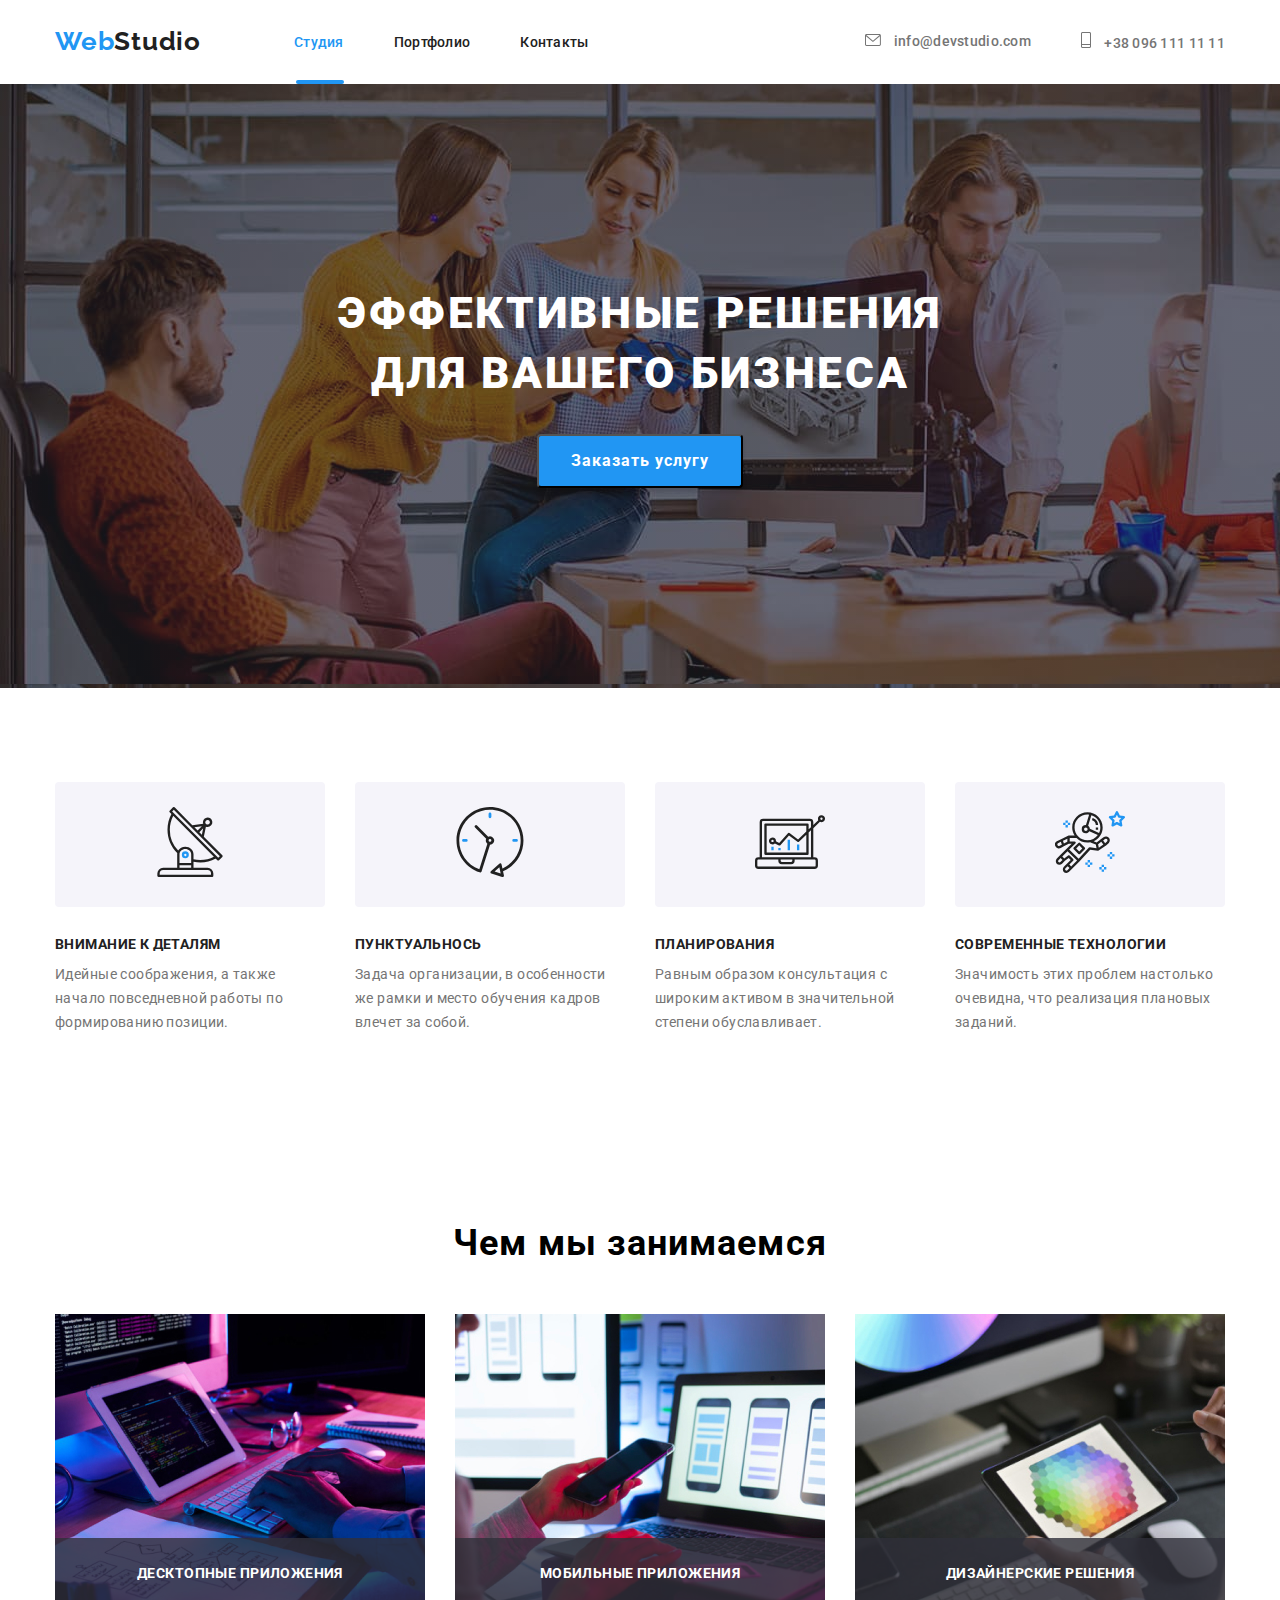
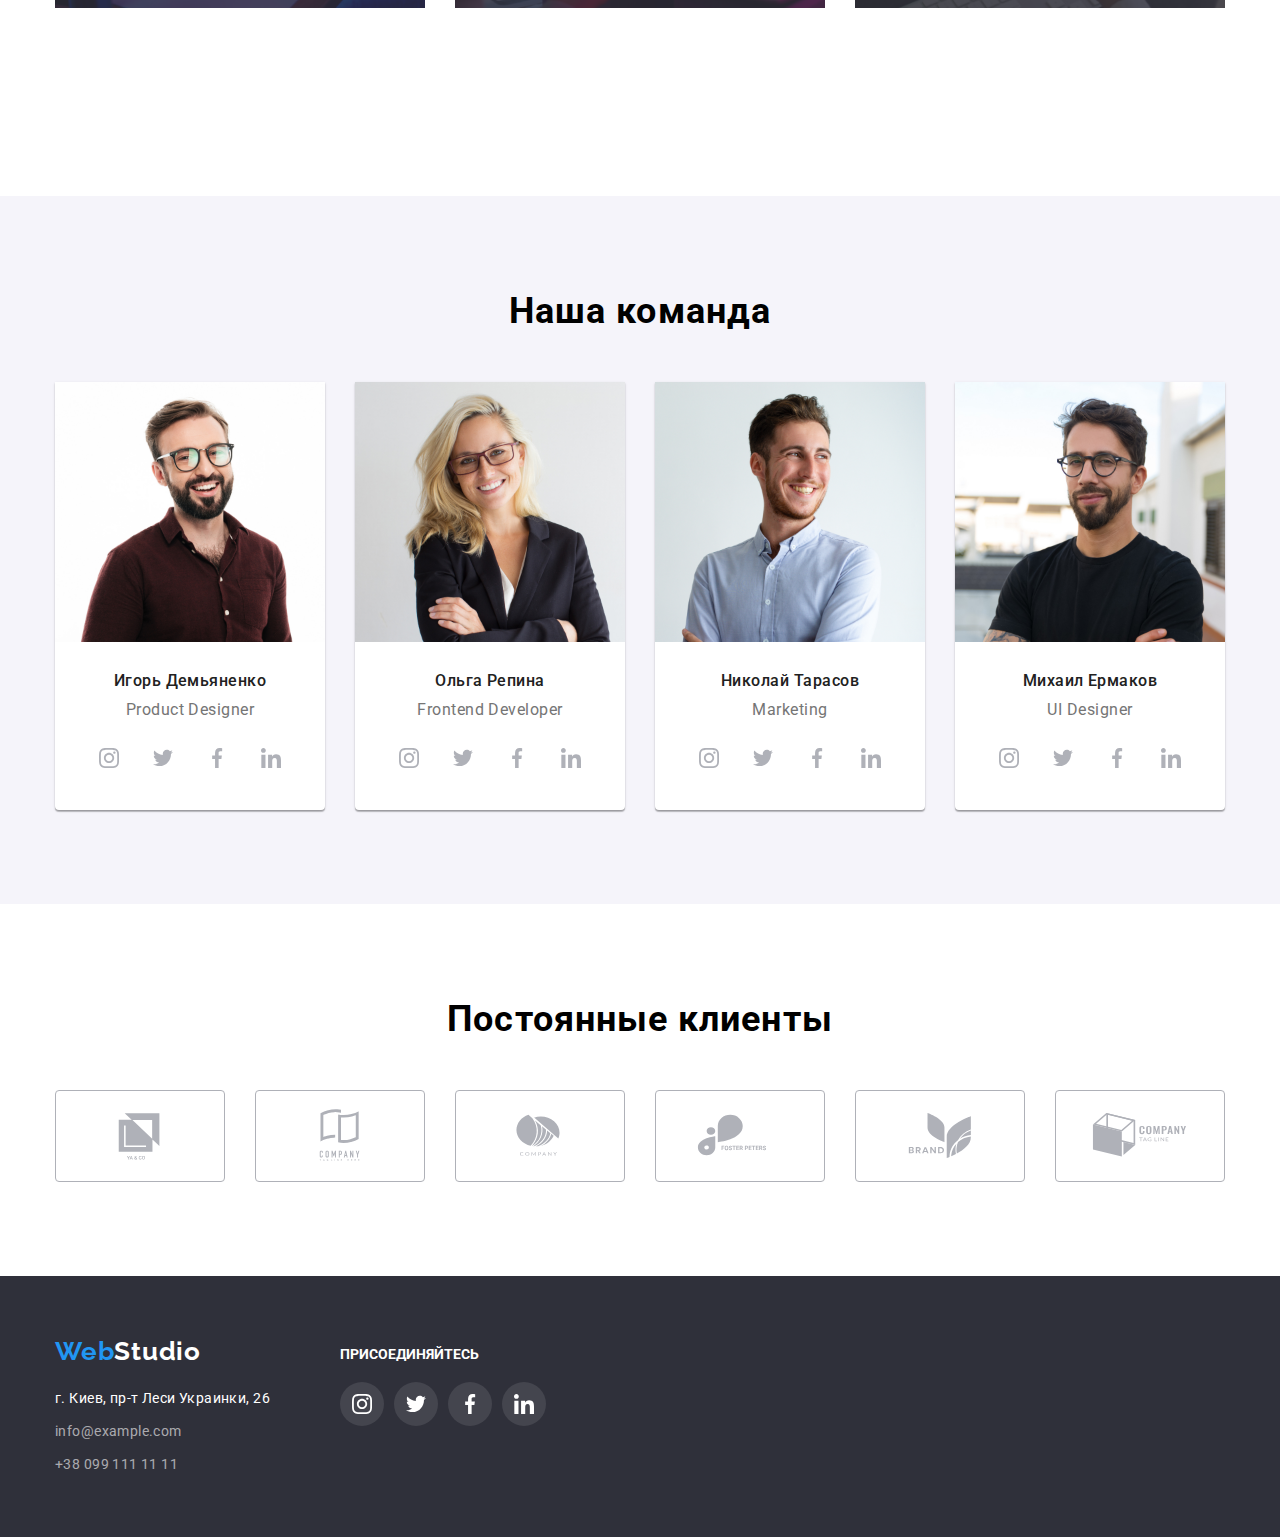
<file: index.html>
<!DOCTYPE html>
<html lang="ru">
<head>
    <meta charset="UTF-8">
    <meta http-equiv="X-UA-Compatible" content="IE=edge">
    <meta name="viewport" content="width=device-width, initial-scale=1.0">
    <title>homework-5</title>
    <link rel="preconnect" href="https://fonts.googleapis.com">
    <link rel="preconnect" href="https://fonts.gstatic.com" crossorigin>
    <link href="https://fonts.googleapis.com/css2?family=Raleway:wght@700&family=Roboto:wght@400;500;700;900&display=swap"
        rel="stylesheet">
    <link rel="stylesheet" href="https://cdnjs.cloudflare.com/ajax/libs/modern-normalize/1.0.0/modern-normalize.min.css" />
    <link rel="stylesheet" href="./styles.css">
   
</head>
<body>
    <!--Шапка сайта-->
        <header class="header">
            <div class="header-conteiner">
            
            
            <a href="./main.html" class="logo"><span class="logo-blue">Web</span><span class="logo-black">Studio</span></a>
            <nav class="nav-main-cont">
            <ul class="nav-main">
                
                <li class="link-header"> <a href="./main.html" class="studio">Студия</a></li>
                <li class="link-header"><a href="./portfolio/index.html">Портфолио</a></li>
                <li class="link-header"><a href="tel:+380961111111">Контакты</a></li>
            </ul>
    </nav>
    
    <div class="header-contacts-cont">
        <ul class="header-contacts">
          <li class="header-contacts-li">
               
                   
                <a href="mailto:info@devstudio.com"> <svg class="svg-mail">
                    <use href="./img/svg.svg#icon-mail"></use>
                </svg>
                 info@devstudio.com</a>
           
            </li>
            <li class="header-contacts-li">
                
                <a  href="tel:+380961111111">
                    <svg class="svg-phone">
                        <use href="./img/svg.svg#icon-phone"></use>
                    </svg>
                    +38 096 111 11 11</a>
            </li>
        </ul>
    
    </div>
    
    
    </div>
            
        </header>
        <main >
        <!--Секция 1-->
        <section class="hero-section">
           
           <div class="background-hero">
            <h1 class="hero-text-title">ЭФФЕКТИВНЫЕ РЕШЕНИЯ <br> ДЛЯ ВАШЕГО БИЗНЕСА</h1>
            <button   class="hero-button"data-modal-open type="button"><span class="hero-button-tekst" > Заказать услугу</span></button >
            </div>

        </section>
             <!-- модалка -->
             <div class="backdrop is-hidden"  data-modal>
                 <div class="modal" >
                     <button  data-modal-close class="button-close" type="button">
                      
                     </button  >
                 </div>
             </div >
        <!--Секция 2-->
        <section class="section-description">
            <div class="conteiner-description">
            <ul class="ul-section-description">
              
               <li class="li-section-description">
                   <div class="conteiner-svg-description"><svg class="svg-description">
                        <use href="./img/svg 2.svg#icon-antenna"></use>
                    </svg></div>
                    
                   <h3 class="text-title-description">ВНИМАНИЕ К ДЕТАЛЯМ</h3>
            <p class="description">Идейные соображения, а также начало повседневной работы по формированию позиции.</p>
               </li>
            
               <li class="li-section-description"> 
                    <div class="conteiner-svg-description"><svg class="svg-description">
                        <use href="./img/svg 2.svg#icon-clock"></use>
                    </svg></div>
                <h3 class="text-title-description">ПУНКТУАЛЬНОСЬ</h3>
             <p class="description">Задача организации, в особенности же рамки и место обучения кадров влечет за собой.</p>
                </li>
            
                <li class="li-section-description">
                    <div class="conteiner-svg-description">
                    <svg class="svg-description">
                        <use href="./img/svg 2.svg#icon-diagram"></use>
                    </svg></div>
                    <h3 class="text-title-description">ПЛАНИРОВАНИЯ</h3>
                    <p class="description">Равным образом консультация с широким активом в значительной степени обуславливает.</p>
                </li>
               
            
                <li class="li-section-description">
                    <div class="conteiner-svg-description"><svg class="svg-description">
                        <use href="./img/svg 2.svg#icon-Vector-4"></use>
                    </svg></div>
                    <h2 class="text-title-description">СОВРЕМЕННЫЕ ТЕХНОЛОГИИ</h2>
                    <p class="description">Значимость этих проблем настолько очевидна, что реализация плановых заданий.</p>
                </li></div>
            </ul>
            </div>
        </section>
        <!--Секция 3-->
        <section class="our-work-section" >
            <div class="conteiner-our-work-section">
            <h2 class="secondary-text-title">Чем мы занимаемся</h2>
            <ul class="ul-our-work-section">
                <li class="li-our-work-section">
                    <div class="box-work-section">
                    <img src="./img/img-2.jpg" width="370" height="294" alt="наши работы 1">
                <div class="conteiner-for-text"><p class="text-work-section">Десктопные приложения</p></div>
                </div>
                </li>
                <li class="li-our-work-section">
                    <div class="box-work-section">
                    <img src="./img/img.jpg" width="370" height="294"  alt="наши работы 2">
                <div class="conteiner-for-text">
                    <p class="text-work-section">Мобильные приложения</p></div>
                </div>
                </li>
                <li class="li-our-work-section">
                    <div class="box-work-section">
                    <img src="./img/img-3.jpg" width="370" height="294"  alt="наши работы 3">
                <div class="conteiner-for-text"><p class="text-work-section">Дизайнерские решения</p></div>
                </div>
                </li>
            </ul></div>
        </section>
        <!--Секция 4-->
        <section class="section-command">
            <div class="conteiner-section-command">
                <h2 class="secondary-text-title">Наша команда</h2>
                <ul class="ul-section-command">
                    <li class="li-section-command">
                        <img src="./img/img-4.jpg" width="270" height="260" alt="фото Игоря Демьяненко">
                        <h3 class="text-title">Игорь Демьяненко</h3>
                        <p class="position">Product Designer</p>
                        <ul class="ul-command-link">
                            <li class="li-command-link">
                                <a href="#" class="command-link">
                                    <svg class="command-svg">
                                        <use href="./img/svg.svg#icon-instagram"></use>
                                    </svg></a>
                            </li>
                            <li class="li-command-link">
                                <a href="#" class="command-link">
        
                                    <svg class="command-svg">
                                        <use href="./img/svg.svg#icon-twitter"></use>
                                    </svg></a>
                            </li>
                            <li class="li-command-link">
                                <a href="#" class="command-link">
                                    <svg class="command-svg">
                                        <use href="./img/svg.svg#icon-facebook"></use>
                                    </svg></a>
                            <li class="li-command-link">
                                <a href="#" class="command-link">
                                    <svg class="command-svg">
                                        <use href="./img/svg.svg#icon-linkedin"></use>
                                    </svg></a>
                            </li>
                        </ul>
                    </li>
                    <li class="li-section-command">
                        <img src="./img/img-5.jpg" width="270" height="260" alt="фото Ольги Репининой">
                        <h3 class="text-title">Ольга Репина</h3>
                        <p class="position">Frontend Developer</p>
                        <ul class="ul-command-link">
                            <li class="li-command-link">
                                <a href="#" class="command-link">
                                    <svg class="command-svg">
                                        <use href="./img/svg.svg#icon-instagram"></use>
                                    </svg></a>
                            </li>
                            <li class="li-command-link">
                                <a href="#" class="command-link">
        
                                    <svg class="command-svg">
                                        <use href="./img/svg.svg#icon-twitter"></use>
                                    </svg></a>
                            </li>
                            <li class="li-command-link">
                                <a href="#" class="command-link">
                                    <svg class="command-svg">
                                        <use href="./img/svg.svg#icon-facebook"></use>
                                    </svg></a>
                            </li>
                            <li class="li-command-link">
                                <a href="#" class="command-link">
                                    <svg class="command-svg">
                                        <use href="./img/svg.svg#icon-linkedin"></use>
                                    </svg></a>
                            </li>
                        </ul>
                    </li>
                    <li class="li-section-command">
                        <img src="./img/img-6.jpg" width="270" height="260" alt="фото Николая Тарасова">
                        <h3 class="text-title">Николай Тарасов</h3>
                        <p class="position">Marketing</p>
                        <ul class="ul-command-link">
                            <li class="li-command-link">
                                <a href="#" class="command-link">
                                    <svg class="command-svg">
                                        <use href="./img/svg.svg#icon-instagram"></use>
                                    </svg></a>
                            </li>
                            <li class="li-command-link">
                                <a href="#" class="command-link">
        
                                    <svg class="command-svg">
                                        <use href="./img/svg.svg#icon-twitter"></use>
                                    </svg></a>
                            </li>
                            <li class="li-command-link">
                                <a href="#" class="command-link">
                                    <svg class="command-svg">
                                        <use href="./img/svg.svg#icon-facebook"></use>
                                    </svg></a>
                            </li>
                            <li class="li-command-link">
                                <a href="#" class="command-link">
                                    <svg class="command-svg">
                                        <use href="./img/svg.svg#icon-linkedin"></use>
                                    </svg></a>
                            </li>
                        </ul>
                    </li>
                    <li class="li-section-command">
                        <img src="./img/img-7.jpg" width="270" height="260" alt="фото Михаила Ермакова">
                        <h3 class="text-title">Михаил Ермаков</h3>
                        <p class="position">UI Designer</p>
                        <ul class="ul-command-link">
                            <li class="li-command-link">
                                <a href="#" class="command-link">
                                    <svg class="command-svg">
                                        <use href="./img/svg.svg#icon-instagram"></use>
                                    </svg></a>
        
                            </li>
                            <li class="li-command-link">
                                <a href="#" class="command-link">
        
                                    <svg class="command-svg">
                                        <use href="./img/svg.svg#icon-twitter"></use>
                                    </svg></a>
                            </li>
                            <li class="li-command-link">
                                <a href="#" class="command-link">
                                    <svg class="command-svg">
                                        <use href="./img/svg.svg#icon-facebook"></use>
                                    </svg></a>
                            </li>
                            <li class="li-command-link">
                                <a href="#" class="command-link">
                                    <svg class="command-svg">
                                        <use href="./img/svg.svg#icon-linkedin"></use>
                                    </svg></a>
                            </li>
                        </ul>
                    </li>
                </ul>
            </div>
        </section>
        <!--Секция 5-->
        <section class="regular-cliets">
            <div class="conteiner-our-work-section">
                <h2 class="secondary-text-title">Постоянные клиенты</h2>
                <ul class="clients-ul">
                    <li class="clients-li">
                        <a href="#" class="clients-link">
                            <svg class="svg-clients">
                                <use href="./img/svg.svg#icon-Logo-6"></use>
                            </svg> </a>
                    </li>
        
                    <li class="clients-li">
                        <a href="#" class="clients-link">
                            <svg class="svg-clients">
                                <use href="./img/svg.svg#icon-Logo-2"></use>
                            </svg></a>
                    </li>
        
                    <li class="clients-li">
                        <a href="#" class="clients-link">
                            <svg class="svg-clients">
                                <use href="./img/svg.svg#icon-Logo-3"></use>
                            </svg></a>
                    </li>
        
                    <li class="clients-li">
                        <a href="#" class="clients-link">
                            <svg class="svg-clients">
                                <use href="./img/svg.svg#icon-Logo-1"></use>
                            </svg></a>
                    </li>
        
                    <li class="clients-li">
                        <a href="#" class="clients-link">
                            <svg class="svg-clients">
                                <use href="./img/svg.svg#icon-Logo-5"></use>
                            </svg></a>
                    </li>
        
                    <li class="clients-li">
                        <a href="#" class="clients-link">
                            <svg class="svg-clients">
                                <use href="./img/svg.svg#icon-Logo-4"></use>
                            </svg></a>
                    </li>
                </ul>
            </div>
        </section>
        </main>
<!--Подвал-->
<footer class="footer">
    <div class="conteiner-footer">
        <div class="adress-footer">
            <a href="http://127.0.0.1:5500/main.html" class="logo-footer"><span class="logo-blue">Web</span><span
                    class="logo-White">Studio</span></a>
            <address class="address">
                <div class="footer-adress">
                    <p class="actual-address">г. Киев, пр-т Леси Украинки, 26</p>
                </div>
                <div class="footer-mail"><a href="mailto:info@example.com" class="contacts">info@example.com</a></div>
                <div class="footer-phone"> <a href="tel:+380991111111" class="contacts">+38 099 111 11 11</a></div>
            </address>
        </div>
        <div class="link-footer">
            <h3 class="heading-footer">ПРИСОЕДИНЯЙТЕСЬ</h3>
            <ul class="footer-ul">
                <li class="footer-li">
                    <a href="#" class="footer-link">
                        <svg class="footer-svg">
                            <use href="./img/svg.svg#icon-instagram"></use>
                        </svg></a>

                </li>
                <li class="footer-li">
                    <a href="#" class="footer-link">

                        <svg class="footer-svg">
                            <use href="./img/svg.svg#icon-twitter"></use>
                        </svg></a>
                </li>
                <li class="footer-li">
                    <a href="#" class="footer-link">
                        <svg class="footer-svg">
                            <use href="./img/svg.svg#icon-facebook"></use>
                        </svg></a>
                </li>
                <li class="footer-li">
                    <a href="#" class="footer-link">
                        <svg class="footer-svg">
                            <use href="./img/svg.svg#icon-linkedin"></use>
                        </svg></a>
                </li>
            </ul>
        </div>
    </div>
</footer>
        

 <script src="./js/modal.js"></script> 
</body>
</html>
</file>
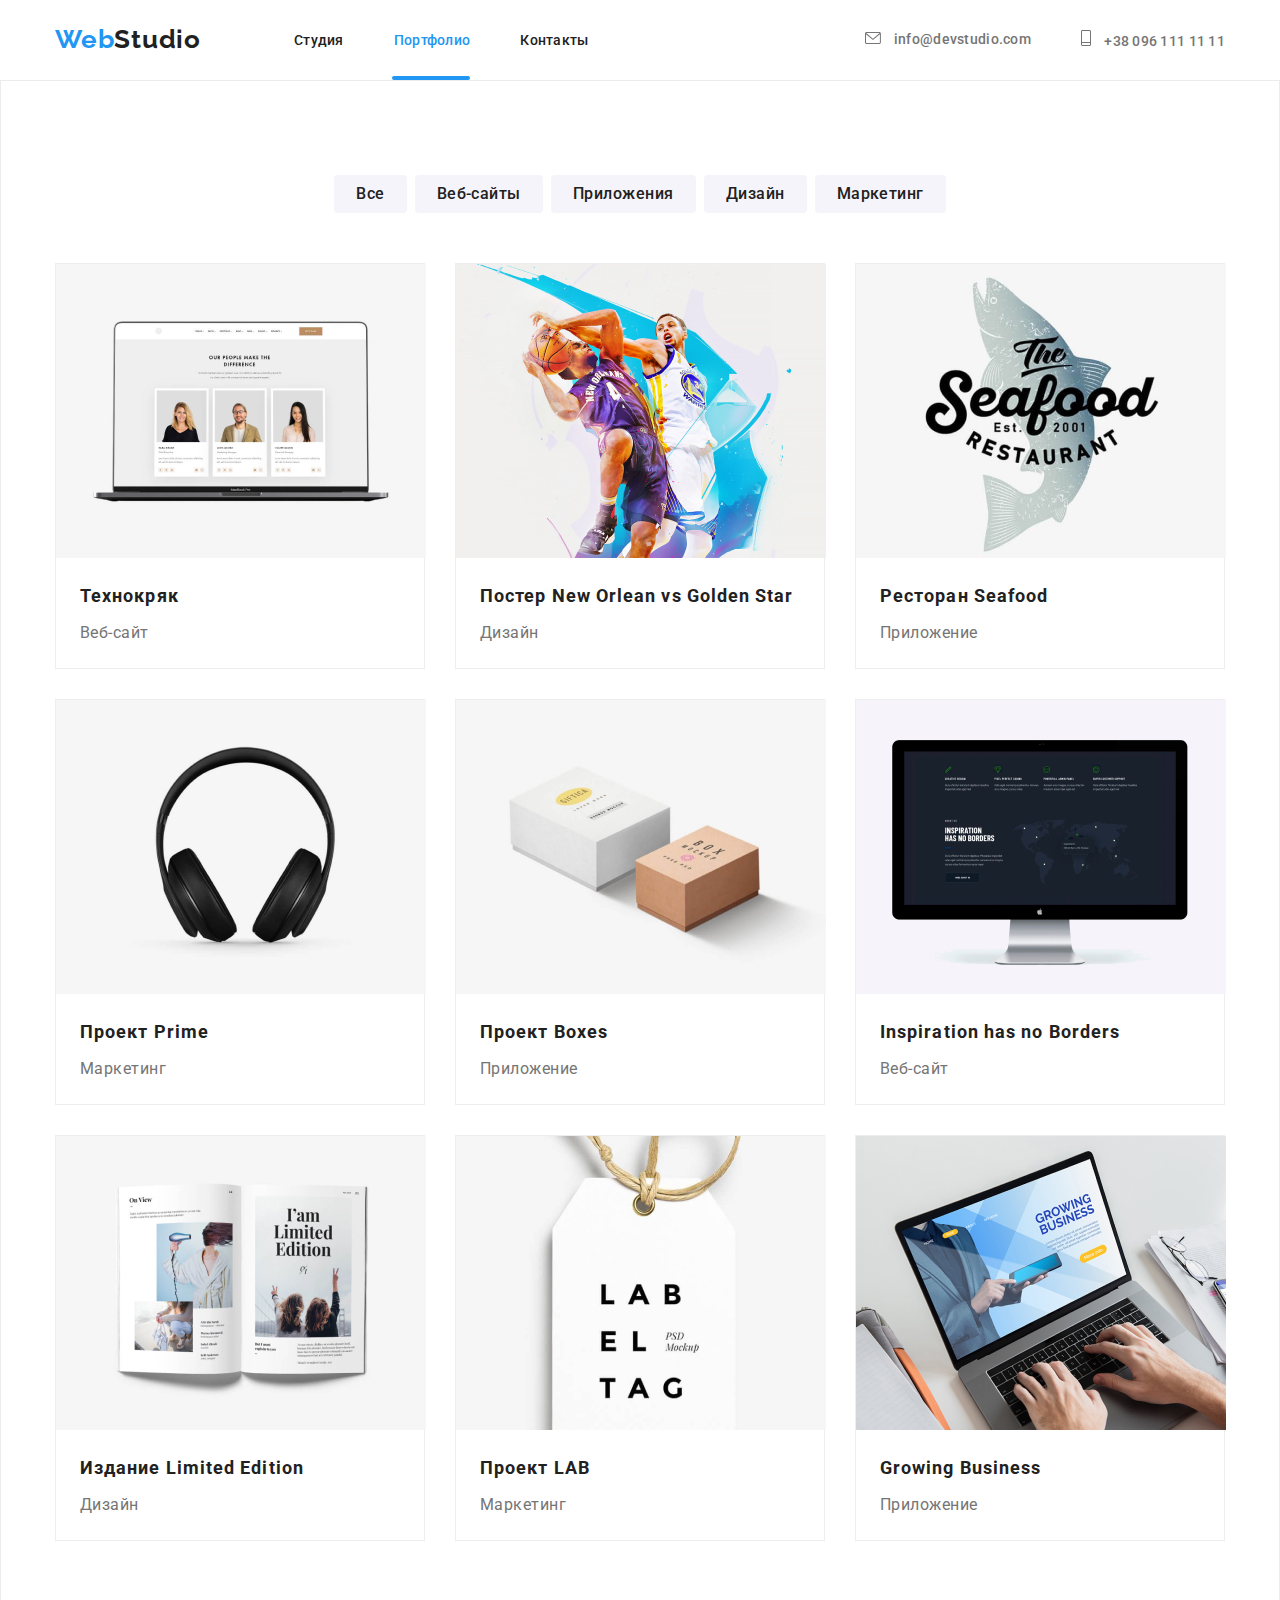
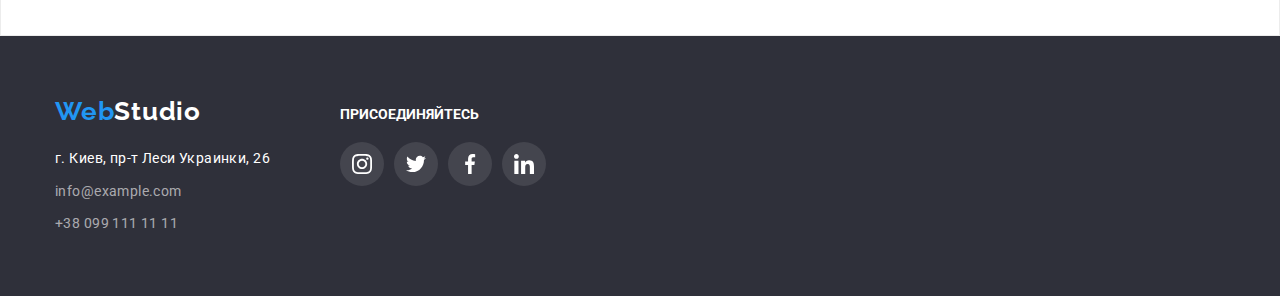
<file: portfolio/index.html>
<!DOCTYPE html>
<html lang="ru">
<head>
    <meta charset="UTF-8">
    <meta http-equiv="X-UA-Compatible" content="IE=edge">
    <meta name="viewport" content="width=device-width, initial-scale=1.0">
    <title>Portfolio-5</title>
    <link rel="preconnect" href="https://fonts.googleapis.com">
    <link rel="preconnect" href="https://fonts.gstatic.com" crossorigin>
    <link href="https://fonts.googleapis.com/css2?family=Raleway:wght@700&family=Roboto:wght@400;500;700;900&display=swap"
        rel="stylesheet">
    <link rel="stylesheet" href="https://cdnjs.cloudflare.com/ajax/libs/modern-normalize/1.0.0/modern-normalize.min.css" />
    <link rel="stylesheet" href="./styles.css">
  
</head>

<body>
<body>
    <!--Шапка сайта-->
    <header class="header">
        <div class="header-conteiner">
    
    
            <a href="./main.html" class="logo"><span class="logo-blue">Web</span><span class="logo-black">Studio</span></a>
            <nav class="nav-main-cont">
                <ul class="nav-main">
                    <li class="link-header"><a href="../index.html" >Студия</a></li>
                    <li class="link-header"><a href="./portfolio/index.html" class="portfolio">Портфолио</a></li>
                    <li class="link-header"><a href="tel:+380961111111">Контакты</a></li>
                </ul>
            </nav>
    
            <div class="header-contacts-cont">
                <ul class="header-contacts">
                    <li class="header-contacts-li">
    
    
                        <a href="mailto:info@devstudio.com"> <svg class="svg-mail">
                                <use href="../img/svg.svg#icon-mail"></use>
                            </svg>
                            info@devstudio.com</a>
    
                    </li>
                    <li class="header-contacts-li">
    
                        <a href="tel:+380961111111">
                            <svg class="svg-phone">
                                <use href="../img/svg.svg#icon-phone"></use>
                            </svg>
                            +38 096 111 11 11</a>
                    </li>
                </ul></div>
                     </div>
           </header>
<!--Герой-->
    <main class="main">
        
        <Section class="maine-section-portfolio">
            <div class="main-conteiner">
            <ul class="list-of-buttons">
                <li class="button-li"><button class="button-hero"> Все</button></li>
                <li class="button-li"><button class="button-hero">  Веб-сайты</button></li>
                <li class="button-li"><button class="button-hero"> Приложения </button></li>
                <li class="button-li"><button class="button-hero">Дизайн</button></li>
                <li class="button-li"><button class="button-hero">Маркетинг</button></li>
            </ul>
        
        
        
            <ul class="maine-portfolio">
                <li class="li-maine-portfolio">
                    <a href="#"> 
                        <div class="box-card">
                        <img src="./JPG/img.jpg" alt="Сайт технокряк">
                        <div class="overlay-card">
                            <p class="card-text">Технокряк это современная площадка распространения коронавируса. Компании используют эту
                                платформу для цифрового
                                шпионажа и атак на защищённые сервера конкурентов.</p>
                        </div>
                    </div>
                        <div class="div-maine">
                            <h3 class="title-text-portfolio">Технокряк</h3>
                            <p class="link-list">Веб-сайт</p>
                        </div>
                    </a>
                </li>

            
                <li class="li-maine-portfolio">
                    <div class="box-card">
                    <a href="#"><img src="./JPG/img-2.jpg" alt="Дизайн">
                    <div class="overlay-card">
                        <p class="card-text">Технокряк это современная площадка распространения коронавируса. Компании используют эту
                            платформу для цифрового
                            шпионажа и атак на защищённые сервера конкурентов.</p>
                    </div>
                    </div>
                        <div class="div-maine">
                            <h3 class="title-text-portfolio">Постер New Orlean vs Golden Star</h3>
                            <p class="link-list">Дизайн</p>
                        </div>
                    </a>
                </li>
            
                <li class="li-maine-portfolio"><a href="#">
                    <div class="box-card">
                    <img src="./JPG/img-3.jpg" alt="Приложение">
                    <div class="overlay-card">
                        <p class="card-text">Технокряк это современная площадка распространения коронавируса. Компании используют эту
                            платформу для цифрового
                            шпионажа и атак на защищённые сервера конкурентов.</p>
                    </div>
                    </div>
                        <div class="div-maine">
                            <h3 class="title-text-portfolio">Ресторан Seafood</h3>
                            <p class="link-list">Приложение</p>
                        </div>
                    </a>
                </li>
            
                <li class="li-maine-portfolio"> <a href="#">
                    <div class="box-card">
                    <img src="./JPG/img-4.jpg" alt="Маркетинг">
                    <div class="overlay-card">
                        <p class="card-text">Технокряк это современная площадка распространения коронавируса. Компании используют эту
                            платформу для цифрового
                            шпионажа и атак на защищённые сервера конкурентов.</p>
                    </div>
                    </div>
                        <div class="div-maine">
                            <h3 class="title-text-portfolio">Проект Prime</h3>
                            <p class="link-list">Маркетинг</p>
                        </div>
                    </a>
                </li>
            
                <li class="li-maine-portfolio"> <a href="#">
                    <div class="box-card">
                    <img src="./JPG/img-5.jpg" alt="Приложение">
                    <div class="overlay-card">
                        <p class="card-text">Технокряк это современная площадка распространения коронавируса. Компании используют эту
                            платформу для цифрового
                            шпионажа и атак на защищённые сервера конкурентов.</p>
                    </div>
                    </div>
                        <div class="div-maine">
                            <h3 class="title-text-portfolio">Проект Boxes</h3>
                            <p class="link-list">Приложение</p>
                        </div>
                    </a>
                </li>
            
                <li class="li-maine-portfolio"><a href="#">
                    <div class="box-card">
                    <img src="./JPG/img-6.jpg" alt="Сайт">
                    <div class="overlay-card">
                        <p class="card-text">Технокряк это современная площадка распространения коронавируса. Компании используют эту
                            платформу для цифрового
                            шпионажа и атак на защищённые сервера конкурентов.</p>
                    </div>
                    </div>
                        <div class="div-maine">
                            <h3 class="title-text-portfolio">Inspiration has no Borders</h3>
                            <p class="link-list">Веб-сайт</p>
                        </div>
                    </a>
                </li>
            
                <li class="li-maine-portfolio"><a href="#">
                    <div class="box-card">
                    <img src="./JPG/img-7.jpg" alt="">
                    <div class="overlay-card">
                        <p class="card-text">Технокряк это современная площадка распространения коронавируса. Компании используют эту
                            платформу для цифрового
                            шпионажа и атак на защищённые сервера конкурентов.</p>
                    </div>
                    </div>
                        <div class="div-maine">
                            <h3 class="title-text-portfolio">Издание Limited Edition</h3>
                            <p class="link-list">Дизайн</p>
                        </div>
                    </a>
                </li>
            
                <li class="li-maine-portfolio">
                    
                    <a href="#">
                    <div class="box-card">
                        <img src="./JPG/img-13.jpg" alt="Маркетинг">
                    <div class="overlay-card">
                        <p class="card-text">Технокряк это современная площадка распространения коронавируса. Компании используют эту
                            платформу для цифрового
                            шпионажа и атак на защищённые сервера конкурентов.</p>
                    </div>
                    </div>
                    
                        <div class="div-maine">
                            <h3 class="title-text-portfolio">Проект LAB</h3>
                            <p class="link-list">Маркетинг</p>
                        </div>
                    </a>
                </li>
            
                <li class="li-maine-portfolio"><a href="#">
                    <div class="box-card">
                    <img src="./JPG/img-14.jpg" alt="Приложение">
                   <div class="overlay-card">
                  <p class="card-text">Технокряк это современная площадка распространения коронавируса. Компании используют эту
            платформу для цифрового
            шпионажа и атак на защищённые сервера конкурентов.</p>
                    </div>
                    </div>
                        
                    <div class="div-maine">
                            <h3 class="title-text-portfolio">Growing Business</h3>
                            <p class="link-list">Приложение</p>
                        </div>
                    </a>
                </li>
            </ul>
            </div>
          
            </Section>

    </main>
<!--Подвал-->
<footer class="footer">
    <div class="conteiner-footer">
        <div class="adress-footer">
            <a href="http://127.0.0.1:5500/main.html" class="logo-footer"><span class="logo-blue">Web</span><span
                    class="logo-White">Studio</span></a>
            <address class="address">
                <div class="footer-adress">
                    <p class="actual-address">г. Киев, пр-т Леси Украинки, 26</p>
                </div>
                <div class="footer-mail"><a href="mailto:info@example.com" class="contacts">info@example.com</a></div>
                <div class="footer-phone"> <a href="tel:+380991111111" class="contacts">+38 099 111 11 11</a></div>
            </address>
        </div>
        <div class="link-footer">
            <h3 class="heading-footer">ПРИСОЕДИНЯЙТЕСЬ</h3>
            <ul class="footer-ul">
                <li class="footer-li">
                    <a href="#" class="footer-link">
                        <svg class="footer-svg">
                            <use href="../img/svg.svg#icon-instagram"></use>
                        </svg></a>

                </li>
                <li class="footer-li">
                    <a href="#" class="footer-link">

                        <svg class="footer-svg">
                            <use href="../img/svg.svg#icon-twitter"></use>
                        </svg></a>
                </li>
                <li class="footer-li">
                    <a href="#" class="footer-link">
                        <svg class="footer-svg">
                            <use href="../img/svg.svg#icon-facebook"></use>
                        </svg></a>
                </li>
                <li class="footer-li">
                    <a href="#" class="footer-link">
                        <svg class="footer-svg">
                            <use href="../img/svg.svg#icon-linkedin"></use>
                        </svg></a>
                </li>
            </ul>
        </div>
    </div>
</footer>
</body>
</html>
</file>
<file: styles.css>
:root {
  /* цвет текста */
  --primary-text-color: #757575;
  --title-text-color: #212121;
  --secondary-text-color: #ffffff;
  /* цвет фона */
  --primary-background: #e5e5e5;
  --sekondary-background: #2f303a;
  --additional-background: #f5f4fa;
}
*,
*::before,
*::after {
  box-sizing: border-box;
}
body {
  background: #ffffff;
  font-family: Roboto;
}
h1,
h2,
h3,
h4,
h5,
h6,
ul,
ol,
li,
p {
  margin: 0;
}
ul,
ol {
  padding: 0;
}

img {
  display: block;
  max-width: 100%;
  height: auto;
}

/* header */
.header {
  background: #ffffff;
}
.header-conteiner {
  display: flex;
  align-items: center;
  width: 1200px;
  padding-left: 15px;
  padding-right: 15px;
  margin-top: 0px;
  margin-bottom: 0px;
  margin-left: auto;
  margin-right: auto;
}

.nav-main {
  display: flex;
}

.header-contacts {
  display: flex;
}
.header-contacts-cont {
  margin-left: auto;
}

/* Логотип */
.logo {
  font-family: Raleway;
  font-style: normal;
  font-weight: bold;
  font-size: 26px;
  line-height: 1.19;
  text-decoration: none;
  letter-spacing: 0.03em;
}

.header-conteiner .logo {
  padding-top: 24px;
  padding-bottom: 25px;
}
.logo-blue {
  color: #2196f3;
}
.logo-black {
  color: #212121;
}
/* Навигация */
.header ul {
  list-style: none;
}
.header li a {
  text-decoration: none;
  font-family: Roboto;
  font-style: normal;
  font-weight: 500;
  font-size: 14px;
  line-height: 1.14;
  letter-spacing: 0.02em;
  color: #212121;
  transition-property: color, transform;
  transition-duration: 250ms;
  transition-timing-function: cubic-bezier(0.4, 0, 0.2, 1);
}

.link-header + .link-header {
  margin-left: 50px;
}
.link-header {
  margin-left: 93px;
}
.link-header a {
  padding-top: 32px;
  padding-bottom: 32px;
}

.header-contacts {
  padding-top: 32px;
  padding-bottom: 32px;
}

.header-contacts-li + .header-contacts-li {
  margin-left: 50px;
}

.header-contacts :hover {
  color: #2196f3;
}
.header-contacts :focus {
  color: #2196f3;
}

.svg-mail {
  width: 16px;
  height: 12px;
  margin-right: 10px;
  fill: currentColor;
}

.svg-phone {
  width: 10px;
  height: 16px;
  margin-right: 10px;
  fill: currentColor;
}

.header-contacts li a {
  color: #757575;
}
.svg-phone :hover {
  fill: #2196f3;
}

.svg-phone :focus {
  fill: #2196f3;
}

.nav-main :hover {
  color: #2196f3;
}

.nav-main :focus {
  color: #2196f3;
}

.header .studio {
  color: #2196f3;
}
/* underline */
.studio {
  position: relative;
}

.studio::after {
  content: "";
  position: absolute;
  right: 0%;
  bottom: -2px;

  width: 48px;
  height: 4px;
  border-radius: 2px;
  background-color: #2196f3;
}

/* Секция герой */
.hero-section {
  background: var(--sekondary-background);
  padding-top: 200px;
  padding-bottom: 200px;
  text-align: center;
  background-image: linear-gradient(
      to right,
      rgba(47, 48, 58, 0.4),
      rgba(47, 48, 58, 0.4)
    ),
    url(./img/maine.jpg);

  max-width: 1600px;
  min-height: 600px;
  margin-left: auto;
  margin-right: auto;
}

.hero-text-title {
  font-family: Roboto;
  font-style: normal;
  font-weight: 900;
  font-size: 44px;
  line-height: 1.36;
  text-align: center;
  letter-spacing: 0.06em;
  color: #ffffff;
  margin-left: auto;
  margin-right: auto;
  width: 696px;
  height: 120px;
}
.hero-button {
  margin-top: 30px;
  padding-top: 10px;
  padding-bottom: 10px;
  padding-left: 32px;
  padding-right: 32px;

  background: #2196f3;
  box-shadow: 0px 4px 4px rgba(0, 0, 0, 0.15);
  border-radius: 4px;
}

.hero-button-tekst {
  font-family: Roboto;
  font-style: normal;
  font-weight: bold;
  font-size: 16px;
  line-height: 1.87;
  letter-spacing: 0.06em;
  color: #ffffff;
}

/* модалка */
.backdrop {
  position: fixed;
  top: 0;
  left: 0;
  width: 100%;
  height: 100%;
  background: rgba(0, 0, 0, 0.2);
  transition-duration: 250ms;
  transition-timing-function: cubic-bezier(0.4, 0, 0.2, 1);
}
.backdrop.is-hidden {
  opacity: 0%;
  visibility: hidden;
  pointer-events: none;
}
.modal {
  position: absolute;

  top: 50%;
  left: 50%;
  transform: translate(-50%, -50%);
  width: 528px;
  height: 581px;
  padding: 15px;
  background-color: #ffffff;
}

.button-close {
  position: absolute;
  top: 8px;
  right: 8px;
  width: 30px;
  height: 30px;
  border-radius: 50%;

  background: #ffffff;
  border: 1px solid rgba(0, 0, 0, 0.1);
  box-sizing: border-box;
  padding: 15px;
  background-image: url(./img/x.svg);
  fill: black;

  background-repeat: no-repeat;
  background-position: 50% 50%;
  background-size: 11px 11px;
}

/* секция 2 */
.section-description {
  padding-top: 94px;
  padding-bottom: 94px;

  background: #ffffff;
}
.conteiner-description {
  width: 1200px;
  padding-left: 15px;
  padding-right: 15px;
  margin-left: auto;
  margin-right: auto;
}

.section-description ul {
  list-style: none;
}

.ul-section-description {
  display: flex;
}

.li-section-description {
  width: 270px;
  margin-right: 30px;
}

.ul-section-description :nth-child(4) {
  margin-right: 0px;
}

.conteiner-svg-description {
  padding-top: 25px;
  padding-bottom: 25px;
  padding-left: 100px;
  padding-right: 100px;
  background: #f5f4fa;
  border-radius: 4px;
  margin-bottom: 30px;
}
.svg-description {
  width: 70px;
  height: 70px;
}

.text-title-description {
  font-family: Roboto;
  font-style: normal;
  font-weight: bold;
  font-size: 14px;
  line-height: 1.14;
  letter-spacing: 0.03em;
  color: #212121;
  margin-bottom: 10px;
}

.description {
  font-style: normal;
  font-weight: normal;
  font-size: 14px;
  line-height: 1.71;
  letter-spacing: 0.03em;
  color: #757575;
}

/* секция 3 */
.our-work-section {
  background: #ffffff;
  padding-bottom: 94px;
}
.conteiner-our-work-section {
  width: 1200px;
  padding-left: 15px;
  padding-right: 15px;
  margin-left: auto;
  margin-right: auto;
}
.our-work-section ul {
  list-style: none;
}
.ul-our-work-section {
  display: flex;
}

.li-our-work-section {
  margin-right: 30px;
}
.ul-our-work-section :nth-child(3) {
  margin-right: 0px;
}
/* линия с текстом  */
.box-work-section {
  position: relative;
}
.conteiner-for-text {
  position: absolute;
  left: 0%;
  right: 0%;
  bottom: 0%;
  background: rgba(47, 48, 58, 0.8);
  padding-top: 27px;
  padding-bottom: 27px;
}

.text-work-section {
  font-family: Roboto;
  font-style: normal;
  font-weight: bold;
  font-size: 14px;
  line-height: 16px;
  text-align: center;
  letter-spacing: 0.03em;
  text-transform: uppercase;
  color: #ffffff;
}

/* секция 4 */
.section-command {
  padding-top: 94px;
  padding-bottom: 94px;
}
.conteiner-section-command {
  width: 1200px;
  padding-left: 15px;
  padding-right: 15px;
  margin-left: auto;
  margin-right: auto;
}

.ul-section-command {
  display: flex;
}

.li-section-command {
  width: 270px;
  padding-bottom: 30px;

  margin-right: 30px;
  background: #ffffff;
  box-shadow: 0px 1px 3px rgba(0, 0, 0, 0.12), 0px 1px 1px rgba(0, 0, 0, 0.14),
    0px 2px 1px rgba(0, 0, 0, 0.2);
  border-radius: 0px 0px 4px 4px;
}

.ul-section-command :nth-child(4) {
  margin-right: 0px;
}

.text-title {
  font-family: Roboto;
  font-style: normal;
  font-weight: 500;
  font-size: 16px;
  line-height: 1.18;
  letter-spacing: 0.03em;
  color: #212121;
  margin-top: 30px;
  text-align: center;
}
.position {
  font-family: Roboto;
  font-style: normal;
  font-weight: normal;
  font-size: 16px;
  line-height: 1.18;
  letter-spacing: 0.03em;
  color: #757575;
  margin-top: 10px;
  text-align: center;
}
.secondary-text-title {
  font-family: Roboto;
  font-style: normal;
  font-weight: bold;
  font-size: 36px;
  line-height: 42px;
  letter-spacing: 0.03em;
  text-align: center;
  margin-left: auto;
  margin-right: auto;
  margin-bottom: 50px;
}
.section-command ul {
  list-style: none;
}
.section-command {
  background: var(--additional-background);
}
.ul-command-link {
  display: flex;
  list-style: none;
  justify-content: center;
  margin-top: 16px;
}

.li-command-link + .li-command-link {
  margin-left: 10px;
}

.command-link {
  display: flex;
  align-items: center;
  justify-content: center;
  width: 44px;
  height: 44px;
  background: #ffffff;
  color: #afb1b8;
  box-sizing: border-box;
  border-radius: 50%;
  border: 1px;
  transition-property: background-color, color, transform;
  transition-duration: 250ms;
  transition-timing-function: cubic-bezier(0.4, 0, 0.2, 1);
}

.command-link:hover {
  background: #2196f3;
  color: #ffffff;
}
.command-link:focus {
  background: #2196f3;
  color: #ffffff;
}

.command-svg {
  width: 20px;
  height: 20px;
  fill: currentColor;
}

/* секция 5 */

.clients-ul {
  display: flex;
  list-style: none;
}
.conteiner-our-work-section {
  width: 1200px;
  padding-top: 94px;
  padding-bottom: 94px;
  padding-left: 15px;
  padding-right: 15px;
}

.clients-li + .clients-li {
  margin-left: 30px;
}
.clients-link {
  display: flex;
  align-items: center;
  justify-content: center;
  width: 170px;
  height: 92px;
  border: 1px solid currentColor;
  box-sizing: border-box;
  border-radius: 4px;
  color: #afb1b8;
  background-color: #ffffff;
  transition-property: color, transform;
  transition-duration: 250ms;
  transition-timing-function: cubic-bezier(0.4, 0, 0.2, 1);
}

.svg-clients {
  width: 106px;
  height: 60px;
  fill: currentColor;
}

.clients-link:hover {
  color: #2196f3;
}
.clients-link:focus {
  color: #2196f3;
}

/* подвал */
.footer {
  background: var(--sekondary-background);
}
.conteiner-footer {
  width: 1200px;
  padding-left: 15px;
  padding-right: 15px;
  margin-left: auto;
  margin-right: auto;
  display: flex;
}
.adress-footer {
  padding-top: 60px;
  padding-bottom: 60px;
}
.logo-footer {
  text-decoration: none;
  font-family: Raleway;
  font-style: normal;
  font-weight: bold;
  font-size: 26px;
  line-height: 31px;
  display: block;
  letter-spacing: 0.03em;
  margin-bottom: 20px;
}
.logo-White {
  color: #ffffff;
}
.address {
  font-family: Roboto;
  font-style: normal;
  font-weight: normal;
  font-size: 14px;
  line-height: 1.71;
  margin-bottom: 9px;
  letter-spacing: 0.03em;
  display: inline;
}

.actual-address {
  display: inline;
  color: #ffffff;

  margin-bottom: 9px;
}
.contacts {
  display: inline;
  text-decoration: none;
  color: rgba(255, 255, 255, 0.6);
}

.link-footer {
  margin-left: 70px;
  padding-top: 70px;
  padding-bottom: 97px;
}

.footer-ul {
  display: flex;
  list-style: none;
}
.heading-footer {
  font-family: Roboto;
  font-style: normal;
  font-weight: bold;
  font-size: 14px;
  line-height: 16px;
  color: #ffffff;
  margin-bottom: 20px;
}

.footer-link {
  display: flex;
  align-items: center;
  justify-content: center;
  width: 44px;
  height: 44px;

  border-radius: 50%;
  border: 0px;
  background: rgba(255, 255, 255, 0.1);
  color: #ffffff;
  transition-property: background-color, transform;
  transition-duration: 250ms;
  transition-timing-function: cubic-bezier(0.4, 0, 0.2, 1);
}
.footer-adress {
  margin-bottom: 9px;
}
.footer-mail {
  margin-bottom: 9px;
}

.footer-li + .footer-li {
  margin-left: 10px;
}
.footer-svg {
  width: 20px;
  height: 20px;
  fill: currentColor;
}
.footer-link:hover {
  background-color: #2196f3;
}
.footer-link:focus {
  background-color: #2196f3;
}
</file>
<file: portfolio/styles.css>
:root {
  /* цвет текста */
  --primary-text-color: #757575;
  --title-text-color: #212121;
  --secondary-text-color: #ffffff;
  /* цвет фона */
  --primary-background: #e5e5e5;
  --sekondary-background: #2f303a;
}
*,
*::before,
*::after {
  box-sizing: border-box;
}
body {
  background: #ffffff;
  font-family: Roboto;
}
h1,
h2,
h3,
h4,
h5,
h6,
ul,
ol,
li,
p {
  margin: 0;
}
ul[class],
ol[class] {
  padding: 0;
}

img {
  display: block;
  max-width: 100%;
  height: auto;
}
/* header */
.header {
  background: #ffffff;
}
.header-conteiner {
  display: flex;
  align-items: center;
  width: 1200px;
  padding-left: 15px;
  padding-right: 15px;
  margin-top: 0px;
  margin-bottom: 0px;
  margin-left: auto;
  margin-right: auto;
}

.nav-main {
  display: flex;
}

.header-contacts {
  display: flex;
}
.header-contacts-cont {
  margin-left: auto;
}

/* Логотип */
.logo {
  font-family: Raleway;
  font-style: normal;
  font-weight: bold;
  font-size: 26px;
  line-height: 1.19;
  text-decoration: none;
  letter-spacing: 0.03em;
}

.header-conteiner .logo {
  padding-top: 24px;
  padding-bottom: 25px;
}
.logo-blue {
  color: #2196f3;
}
.logo-black {
  color: #212121;
}
/* Навигация */
.header ul {
  list-style: none;
}
.header li a {
  text-decoration: none;
  font-family: Roboto;
  font-style: normal;
  font-weight: 500;
  font-size: 14px;
  line-height: 1.14;
  letter-spacing: 0.02em;
  color: #212121;
  transition-property: color, transform;
  transition-duration: 250ms;
  transition-timing-function: cubic-bezier(0.4, 0, 0.2, 1);
}

.link-header + .link-header {
  margin-left: 50px;
}
.link-header {
  margin-left: 93px;
}
.link-header a {
  padding-top: 32px;
  padding-bottom: 32px;
}

.header-contacts {
  padding-top: 32px;
  padding-bottom: 32px;
}

.header-contacts-li + .header-contacts-li {
  margin-left: 50px;
}

.header-contacts :hover {
  color: #2196f3;
}
.header-contacts :focus {
  color: #2196f3;
}

.svg-mail {
  width: 16px;
  height: 12px;
  margin-right: 10px;
  fill: currentColor;
}

.svg-phone {
  width: 10px;
  height: 16px;
  margin-right: 10px;
  fill: currentColor;
}

.header-contacts li a {
  color: #757575;
}
.svg-phone :hover {
  fill: #2196f3;
}

.svg-phone :focus {
  fill: #2196f3;
}

.nav-main :hover {
  color: #2196f3;
}

.nav-main :focus {
  color: #2196f3;
}

.header .portfolio {
  color: #2196f3;
}
/* underline */
.portfolio {
  position: relative;
}
.portfolio::after {
  content: "";
  position: absolute;
  right: 0%;
  bottom: 0%;
  width: 78px;
  height: 4px;
  background: #2196f3;
  border-radius: 2px;
}

/* main section  */
.main {
  padding-top: 94px;
  padding-bottom: 94px;
  border: 1px solid #ececec;
}
.main-conteiner {
  width: 1200px;
  padding-left: 15px;
  padding-right: 15px;
  margin-left: auto;
  margin-right: auto;
}

/* кнопки */
.list-of-buttons {
  display: flex;
  justify-content: center;
  margin-bottom: 50px;
}

.button-li + .button-li {
  margin-left: 8px;
}
.button-hero {
  padding-top: 6px;
  padding-bottom: 6px;
  padding-left: 22px;
  padding-right: 22px;
  border-radius: 4px;
  border: 0px;
  background: #f5f4fa;
  transition-property: background-color, color, transform;
  transition-duration: 250ms;
  transition-timing-function: cubic-bezier(0.4, 0, 0.2, 1);
  font-family: Roboto;
  font-style: normal;
  font-weight: 500;
  font-size: 16px;
  line-height: 1.62;
  letter-spacing: 0.03em;
  color: #212121;
}

.maine-section-portfolio li {
  list-style: none;
}
.list-of-buttons button:hover {
  background: #2196f3;
}
.list-of-buttons button:focus {
  background: #2196f3;
}

.list-of-buttons .button-li :hover {
  color: #ffffff;
}
.list-of-buttons .button-li :focus {
  color: #ffffff;
}
.portfolio {
  color: #2196f3;
}

/* сетка */
.maine-portfolio {
  display: flex;
  flex-wrap: wrap;
  margin-bottom: -30px;
  margin-right: -30px;
}

.maine-portfolio {
  list-style: none;
}

.maine-portfolio a {
  text-decoration: none;
}
.li-maine-portfolio {
  display: block;
  width: 370px;
  background: #ffffff;
  border: 1px solid #eeeeee;
  margin-right: 30px;
  margin-bottom: 30px;
  flex-basis: calc(100% / 3 - 30px);
}
.maine-portfolio > li:hover {
  box-shadow: 0px 1px 1px rgba(0, 0, 0, 0.12), 0px 4px 4px rgba(0, 0, 0, 0.06),
    1px 4px 6px rgba(0, 0, 0, 0.16);
}

.title-text-portfolio {
  font-family: Roboto;
  font-style: normal;
  font-weight: bold;
  font-size: 18px;
  line-height: 2;
  letter-spacing: 0.06em;
  color: #212121;
  width: 322px;
  margin-bottom: 4px;
}
.link-list {
  font-family: Roboto;
  font-style: normal;
  font-weight: normal;
  font-size: 16px;
  line-height: 1.87;
  letter-spacing: 0.03em;
  color: #757575;
  width: 322px;
}
.div-maine {
  padding-top: 20px;
  padding-bottom: 20px;
  padding-left: 24px;
  padding-right: 24px;
}

/* выезжающая карточка */
.box-card {
  position: relative;
  width: 370px;
  height: 294px;
  overflow: hidden;
}
.box-card:hover .overlay-card {
  transform: translatey(-0);
}

.overlay-card {
  position: absolute;
  left: 0;
  top: 0;
  width: 100%;
  height: 100%;
  background: rgba(33, 150, 243, 0.9);
  transform: translatey(100%);
  transition: transform 250ms ease;
  padding: 63px 24px;
}

.card-text {
  font-family: Roboto;
  font-style: normal;
  font-weight: normal;
  font-size: 18px;
  line-height: 28px;
  letter-spacing: 0.03em;
  color: #ffffff;
}

/* подвал */
.footer {
  background: var(--sekondary-background);
}
.conteiner-footer {
  width: 1200px;
  padding-left: 15px;
  padding-right: 15px;
  margin-left: auto;
  margin-right: auto;
  display: flex;
}
.adress-footer {
  padding-top: 60px;
  padding-bottom: 60px;
}
.logo-footer {
  text-decoration: none;
  font-family: Raleway;
  font-style: normal;
  font-weight: bold;
  font-size: 26px;
  line-height: 31px;
  display: block;
  letter-spacing: 0.03em;
  margin-bottom: 20px;
}
.logo-White {
  color: #ffffff;
}
.address {
  font-family: Roboto;
  font-style: normal;
  font-weight: normal;
  font-size: 14px;
  line-height: 1.71;
  margin-bottom: 9px;
  letter-spacing: 0.03em;
  display: inline;
}

.actual-address {
  display: inline;
  color: #ffffff;

  margin-bottom: 9px;
}
.contacts {
  display: inline;
  text-decoration: none;
  color: rgba(255, 255, 255, 0.6);
}

.link-footer {
  margin-left: 70px;
  padding-top: 70px;
  padding-bottom: 97px;
}

.footer-ul {
  display: flex;
  list-style: none;
}
.heading-footer {
  font-family: Roboto;
  font-style: normal;
  font-weight: bold;
  font-size: 14px;
  line-height: 16px;
  color: #ffffff;
  margin-bottom: 20px;
}

.footer-link {
  display: flex;
  align-items: center;
  justify-content: center;
  width: 44px;
  height: 44px;

  border-radius: 50%;
  border: 0px;
  background: rgba(255, 255, 255, 0.1);
  color: #ffffff;
  transition-property: background-color, transform;
  transition-duration: 250ms;
  transition-timing-function: cubic-bezier(0.4, 0, 0.2, 1);
}
.footer-adress {
  margin-bottom: 9px;
}
.footer-mail {
  margin-bottom: 9px;
}

.footer-li + .footer-li {
  margin-left: 10px;
}
.footer-svg {
  width: 20px;
  height: 20px;
  fill: currentColor;
}
.footer-link:hover {
  background-color: #2196f3;
}
.footer-link:focus {
  background-color: #2196f3;
}
</file>
